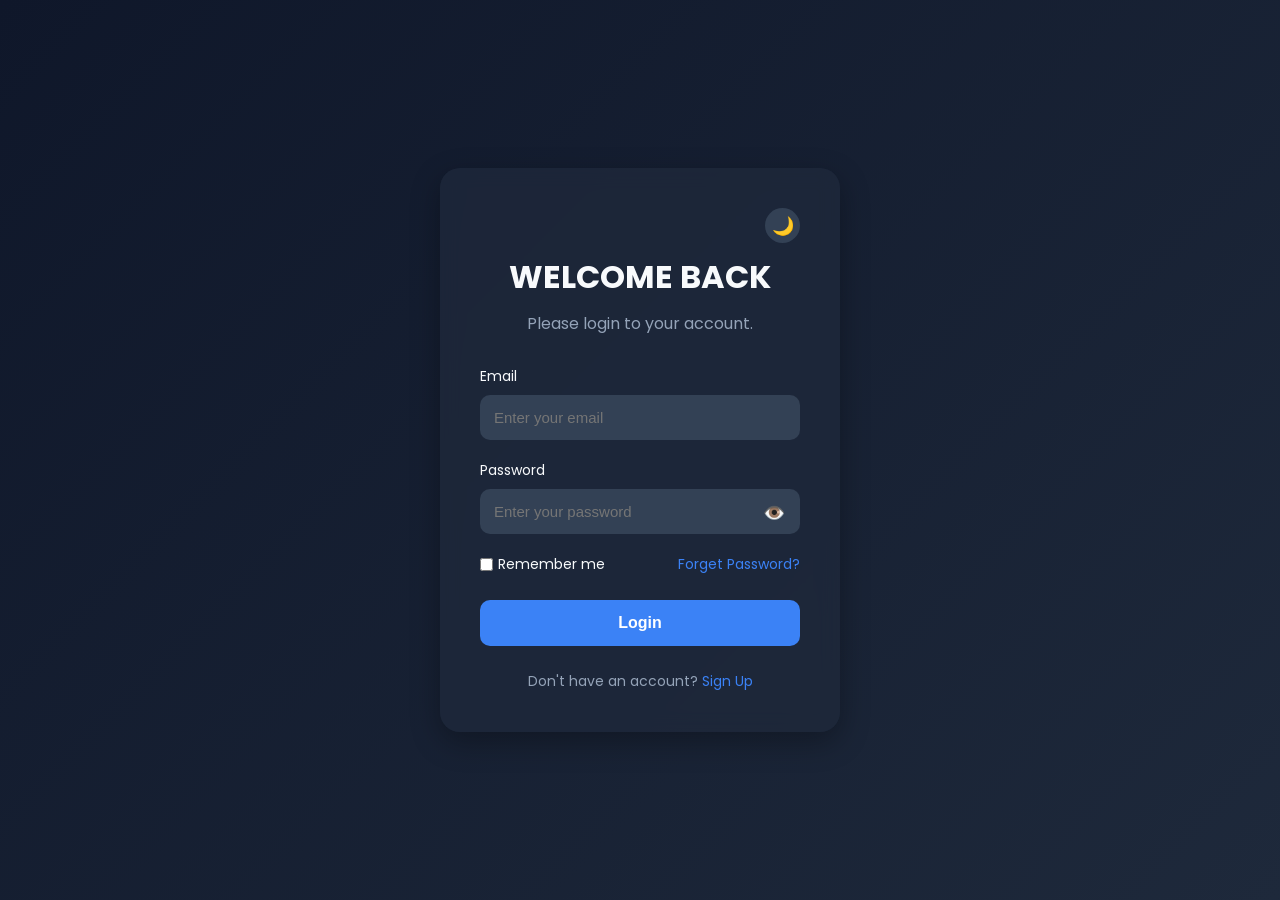
<file: frontend/index.html>
<!DOCTYPE html>
<html lang="en">
<head>
    <meta charset="UTF-8">
    <meta name="viewport" content="width=device-width, initial-scale=1.0">
    <title>Modern Login Page</title>
    <link rel="preconnect" href="https://fonts.googleapis.com">
    <link rel="preconnect" href="https://fonts.gstatic.com" crossorigin>
    <link href="https://fonts.googleapis.com/css2?family=Poppins:wght@300;400;500;600&display=swap" rel="stylesheet">
    <link rel="stylesheet" href="style.css">
</head>
<body>
    <div class="container">

        <div class="login-card">
            <div class="theme-toggle">
                <button id="themeBtn">🌙</button>
            </div>
            <h1>WELCOME BACK</h1>
            <p class="subtitle">
                Please login to your account.
            </p>

            <!-- Login Form -->
            <form id="loginForm">

                <div class="input-group">
                    <label for="email">Email</label>
                    <input type="email" id="email" placeholder="Enter your email">
                </div>

                <div class="input-group">
                    <label for="password">Password</label>
                    
                    <div class="password-wrapper">   
                        <input type="password" id="password" placeholder="Enter your password">
                        <span id="togglePassword">👁️</span>
                    </div>

                </div>

                <div class="options">
                    <div class="remember">
                        <input type="checkbox" id="remember">
                        <label for="remember">Remember me</label>
                        </div>
                        <a href="#">Forget Password?</a>
                </div>

                <button type="submit" id="loginBtn">Login</button>
                <p id="message"></p>

            </form>

            <!-- Footer -->
            <div class="footer">
                <p>Don't have an account? <a href="register.html">Sign Up</a></p>
            </div>

        </div>
    </div>

    <div id="toast"></div>

    <script src="script.js"></script>

</body>
</html>
</file>
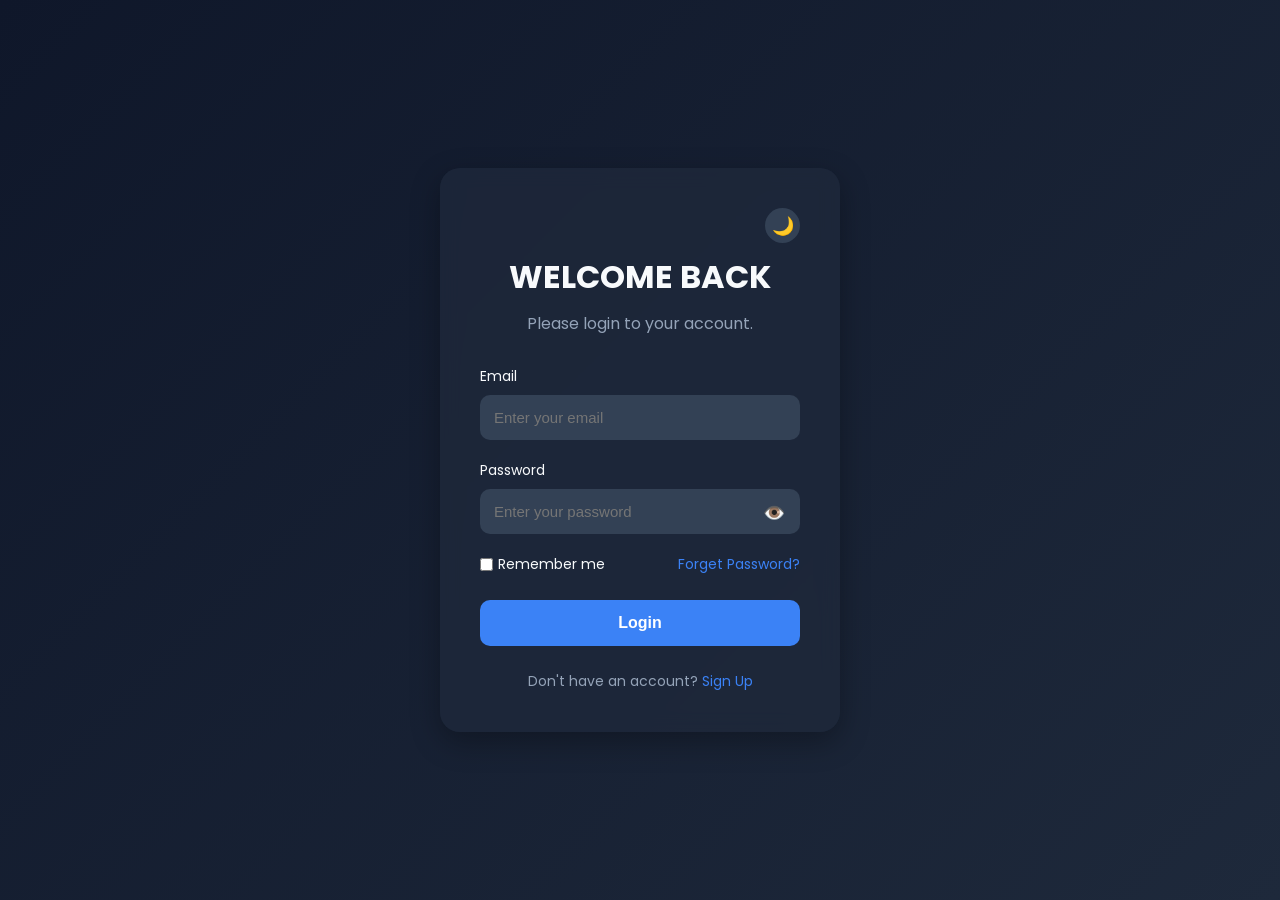
<file: frontend/dashboard.html>
<!DOCTYPE html>
<html lang="en">
<head>
    <meta charset="UTF-8">
    <meta name="viewport" content="width=device-width, initial-scale=1.0">
    <title>DashBoard</title>
    <link rel="stylesheet" href="style.css">
</head>
<body>

    <div class="dashboard-container">
        <div class="dashboard-card">
            <h1>WELCOME👋</h1>
            <p id="userEmail">Loading...</p>
            <button id="logoutBtn">Logout</button>
        </div>
    </div>

    <script src="dashboard.js"></script>
    
</body>
</html>
</file>
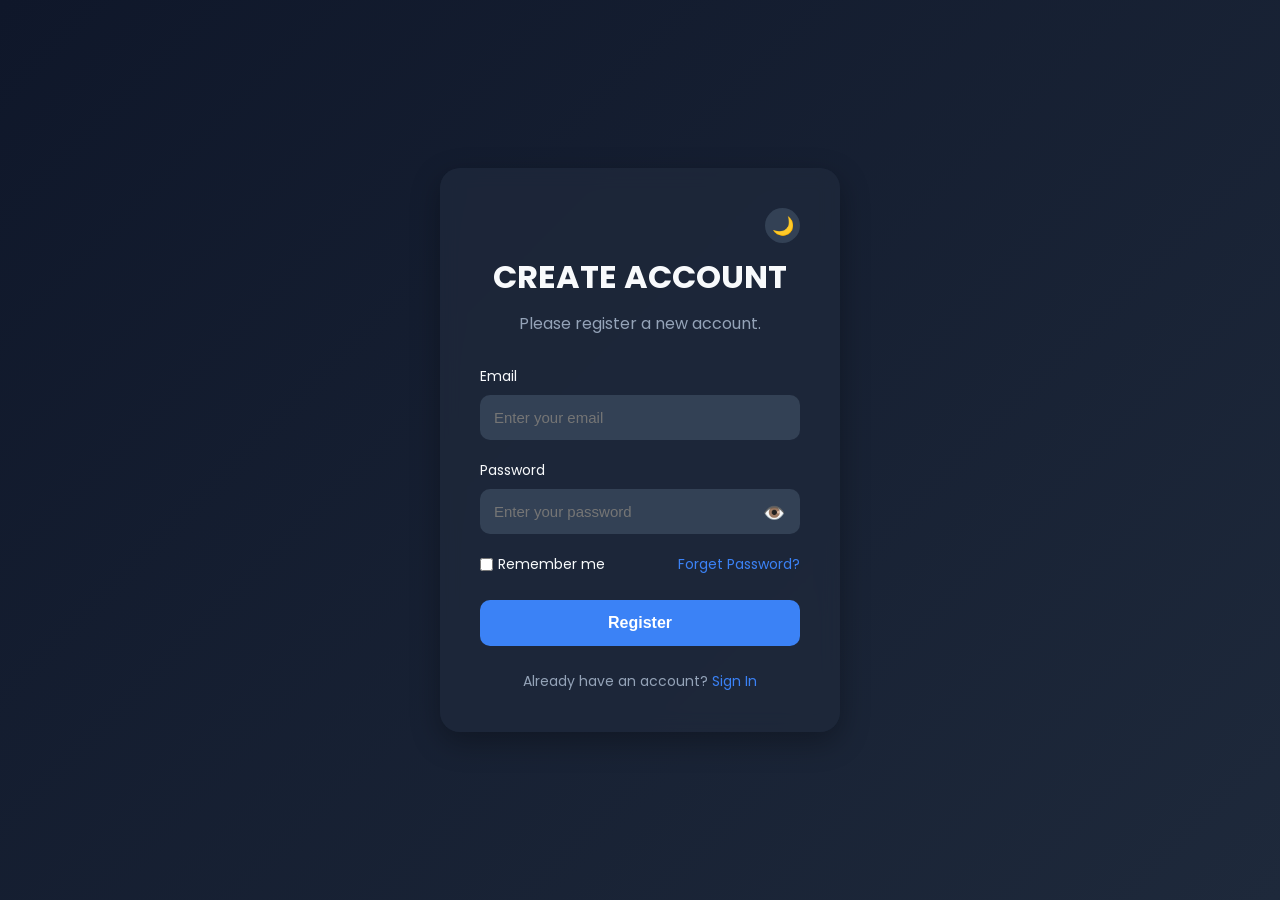
<file: frontend/register.html>
<!DOCTYPE html>
<html lang="en">
<head>
    <meta charset="UTF-8">
    <meta name="viewport" content="width=device-width, initial-scale=1.0">
    <title>Register</title>
    <link rel="preconnect" href="https://fonts.googleapis.com">
    <link rel="preconnect" href="https://fonts.gstatic.com" crossorigin>
    <link href="https://fonts.googleapis.com/css2?family=Poppins:wght@300;400;500;600&display=swap" rel="stylesheet">
    <link rel="stylesheet" href="style.css">
</head>
<body>
    <div class="container">

        <div class="login-card">
            <div class="theme-toggle">
                <button id="themeBtn">🌙</button>
            </div>
            <h1>CREATE ACCOUNT</h1>
            <p class="subtitle">
                Please register a new account.
            </p>

            <!-- Register Form -->
            <form id="registerForm">

                <div class="input-group">
                    <label for="email">Email</label>
                    <input type="email" id="email" placeholder="Enter your email">
                </div>

                <div class="input-group">
                    <label for="password">Password</label>
                    
                    <div class="password-wrapper">   
                        <input type="password" id="password" placeholder="Enter your password">
                        <span id="togglePassword">👁️</span>
                    </div>

                </div>

                <div class="options">
                    <div class="remember">
                        <input type="checkbox" id="remember">
                        <label for="remember">Remember me</label>
                        </div>
                        <a href="#">Forget Password?</a>
                </div>

                <button type="submit" id="loginBtn">Register</button>
                <p id="message"></p>

            </form>

            <!-- Footer -->
            <div class="footer">
                <p>Already have an account? <a href="index.html">Sign In</a></p>
            </div>

        </div>
    </div>

    <div id="toast"></div>

    <script src="script.js"></script>

</body>
</html>
</file>
<file: frontend/style.css>
:root {
    --bg-color: #0f172a;
    --card-color: rgba(30, 41, 59, 0.8);
    --input-color: #334155;
    --text-color: #f8fafc;
    --secondary-text: #94a3b8;
    --primary-color: #3b82f6;
}

body.light {
    --bg-color: #f1f5f9;
    --card-color: rgba(255, 255, 255, 0.9);
    --input-color: #e2e8f0;
    --text-color: #0f172a;
    --secondary-text: #475569;
    --primary-color: #2563eb;
}

* {
    margin: 0;
    padding: 0;
    box-sizing: border-box;
}

body {
    font-family: 'Poppins', sans-serif;
    display: flex;
    justify-content: center;
    align-items: center;
    height: 100vh;
    background: linear-gradient(135deg,var(--bg-color),#1e293b);
    color: var(--text-color);
}

.container {
    width: 100%;
    display: flex;
    justify-content: center;
    align-items: center;
    padding: 20px;
}

.login-card {
    width: 100%;
    max-width: 400px;
    background: var(--card-color);
    padding: 40px;
    border-radius: 20px;
    backdrop-filter: blur(10px);
    box-shadow: 0 10px 30px rgba(0,0,0,0.3);
    animation: fadeIn 0.8s ease;
}

.login-card h1 {
    text-align: center;
    margin-bottom: 10px;
    font-size: 32px;
}

.subtitle {
    text-align: center;
    color: var(--secondary-text);
    margin-bottom: 30px;
}

.input-group {
    margin-bottom: 20px;
}

.input-group label {
    display: block;
    margin-bottom: 8px;
    font-size: 14px;
}

.input-group input {
    width: 100%;
    padding: 14px;
    border: none;
    outline: none;
    border-radius: 10px;
    background: var(--input-color);
    color: white;
    font-size: 15px;
    transition: 0.3s ease;
}

.input-group input:focus {
    box-shadow: 0 0 0 2px #3b82f6;
}

.password-wrapper {
    position: relative;
}

.password-wrappper input {
    width: 100%;
}

#togglePassword {
    position: absolute;
    right: 15px;
    top: 50%;
    transform: translateY(-50%);
    cursor: pointer;
    font-size: 18px;
    user-select: none;
}

.options {
    display: flex;
    justify-content: space-between;
    align-items: center;
    margin-bottom: 25px;
    font-size: 14px;
}

.remember {
    display: flex;
    align-items: center;
    gap: 5px;
}

.options a,
.footer a {
    color: #3b82f6;
    text-decoration: none;
}

button {
    width: 100%;
    padding: 14px;
    border: none;
    border-radius: 10px;
    background: var(--primary-color);
    color: white;
    font-size: 16px;
    font-weight: 600;
    cursor: pointer;
    transition: 0.3s ease;
}

button:hover {
    transform: translateY(-2px);
    background: #2563eb;
}

button:disabled {
    opacity: 0.7;
    cursor: not-allowed;
}

#message {
    text-align: center;
    margin-top: 20px;
    font-size: 14px;
}

.footer {
    margin-top: 25px;
    text-align: center;
    color: #94a3b8;
    font-size: 14px;
}

#toast {
    position: fixed;
    top: 20px;
    right: 20px;
    background: #22c55e;
    color: white;
    padding: 15px 20px;
    border-radius: 10px;
    box-shadow: 0 5px 15px rgba(0,0,0,0.3);
    font-size: 14px;
    opacity: 0;
    pointer-events: none;
    transform: translateX(100px);
    transition: 0.4s ease;
    z-index: 1000;
}

#toast.show {
    opacity: 1;
    transform: translateX(0);
}

.theme-toggle {
     display: flex;
     justify-content: flex-end;
     margin-bottom: 10px;
}

#themeBtn {
    display: flex;
    justify-content: center;
    align-items: center;
    width: 35px;
    height: 35px;
    border-radius: 50%;
    border: none;
    cursor: pointer;
    font-size: 18px;
    background: var(--input-color);
    color: var(--text-color);
    transition: 0.3s ease;
}

#themeBtn:hover {
    transform: rotate(15deg);
}

.dashboard-container {
    min-height: 100vh;
    display: flex;
    justify-content: center;
    align-items: center;
    padding: 20px;
}

.dashboard-card {
    width: 100%;
    max-width: 400px;
    background: var(--card-color);
    padding: 40px;
    border-radius: 20px;
    text-align: center;
    backdrop-filter: blur(15px);
    box-shadow: 0 10px 30px rgba(0,0,0,0.3);
}

.dashboard-card h1 {
    margin-bottom: 15px;
}

.dashboard-card p {
    margin-bottom: 30px;
    color: var(--secondary-text);
}

@keyframes fadeIn {
    from {
        opacity: 0;
        transform: translateY(20px);
    }
    to {
        opacity: 1;
        transform: translateY(0);
    }
}

@media (max-width: 500px) {
    .login-card {
        padding: 30px 20px;
    }

    .login-card h1 {
        font-size: 28px;
    }
}
</file>
